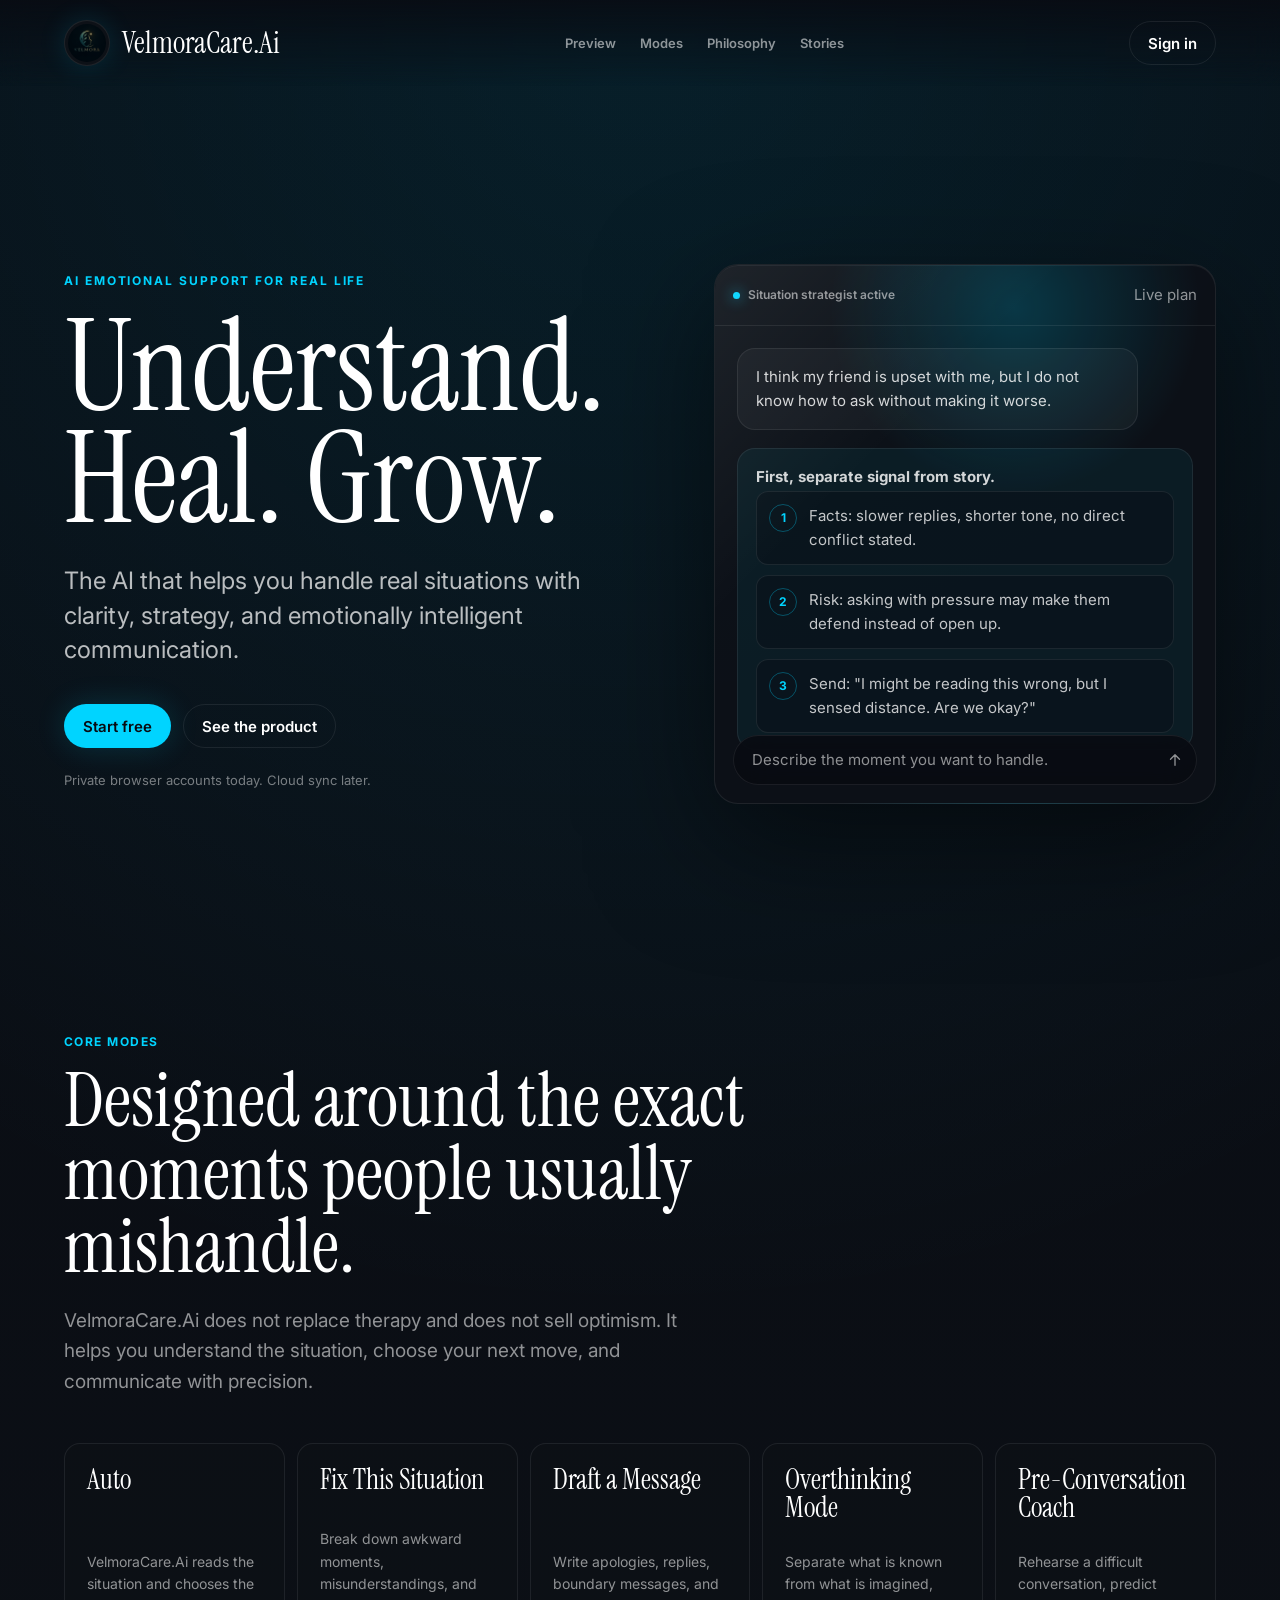
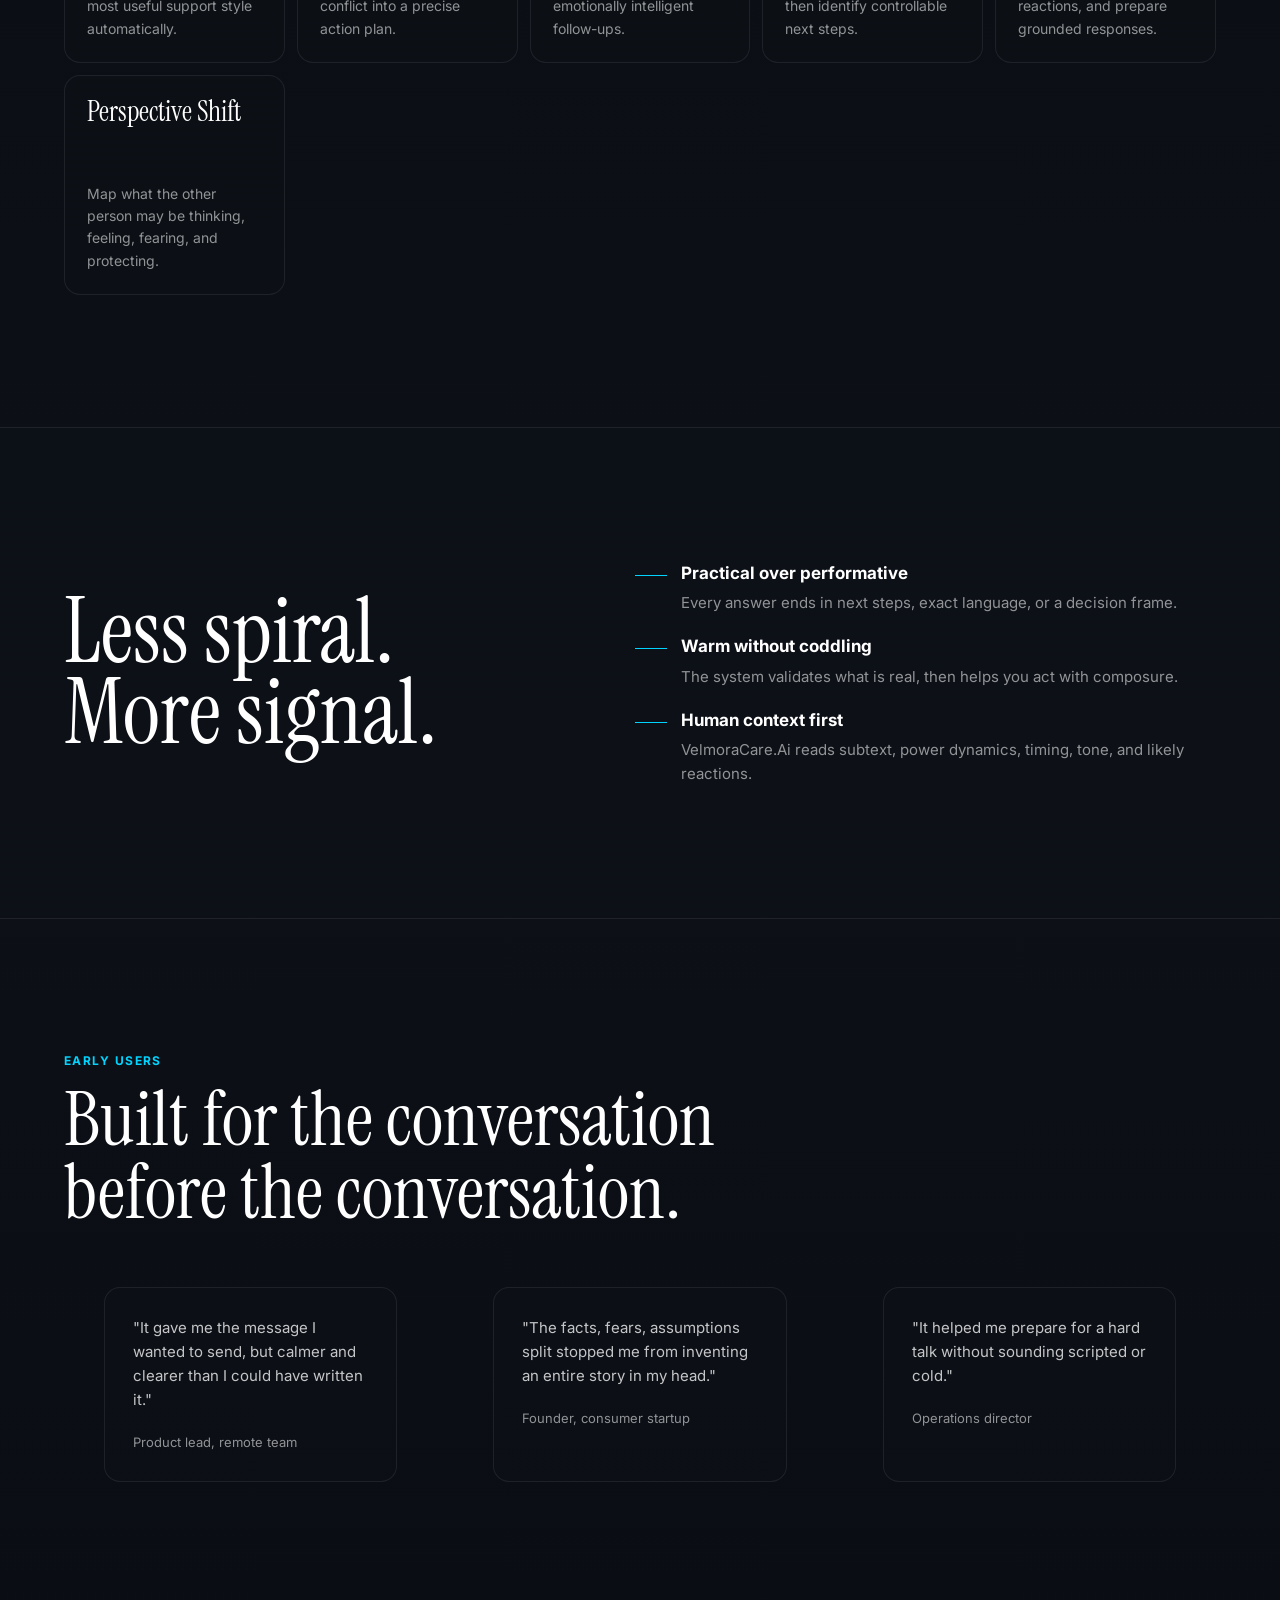
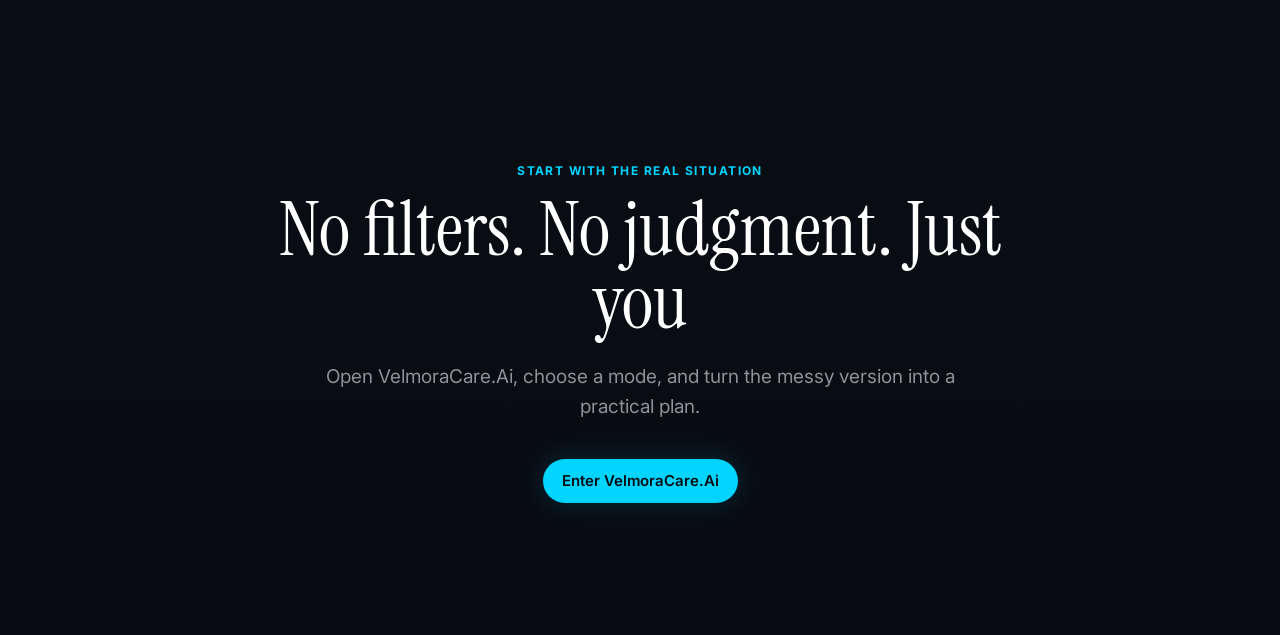
<file: index.html>
<!doctype html>
<html lang="en">
  <head>
    <meta charset="utf-8">
    <meta name="viewport" content="width=device-width, initial-scale=1">
    <meta http-equiv="refresh" content="0; url=./mindful/">
    <title>VelmoraCare.Ai</title>
    <script>window.location.replace("./mindful/");</script>
  </head>
  <body>
    <a href="./mindful/">Open VelmoraCare.Ai</a>
  </body>
</html>
</file>
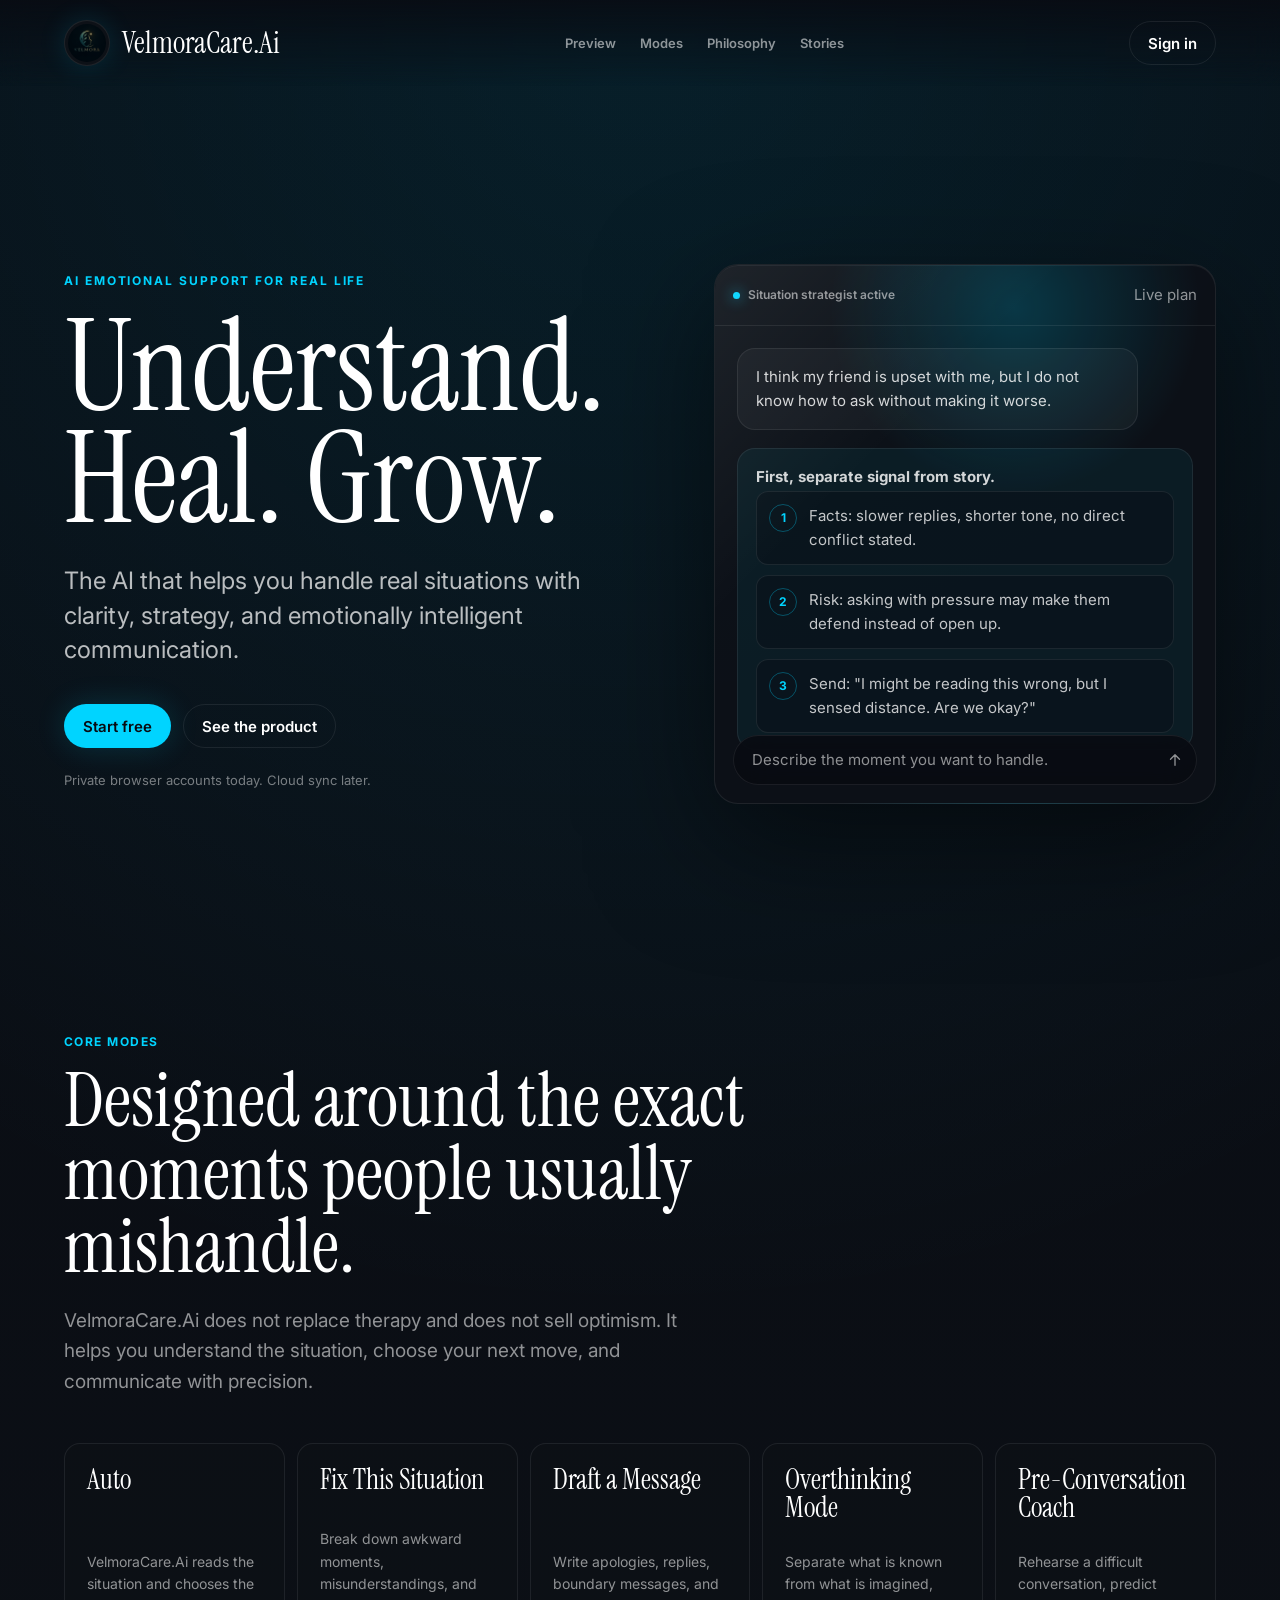
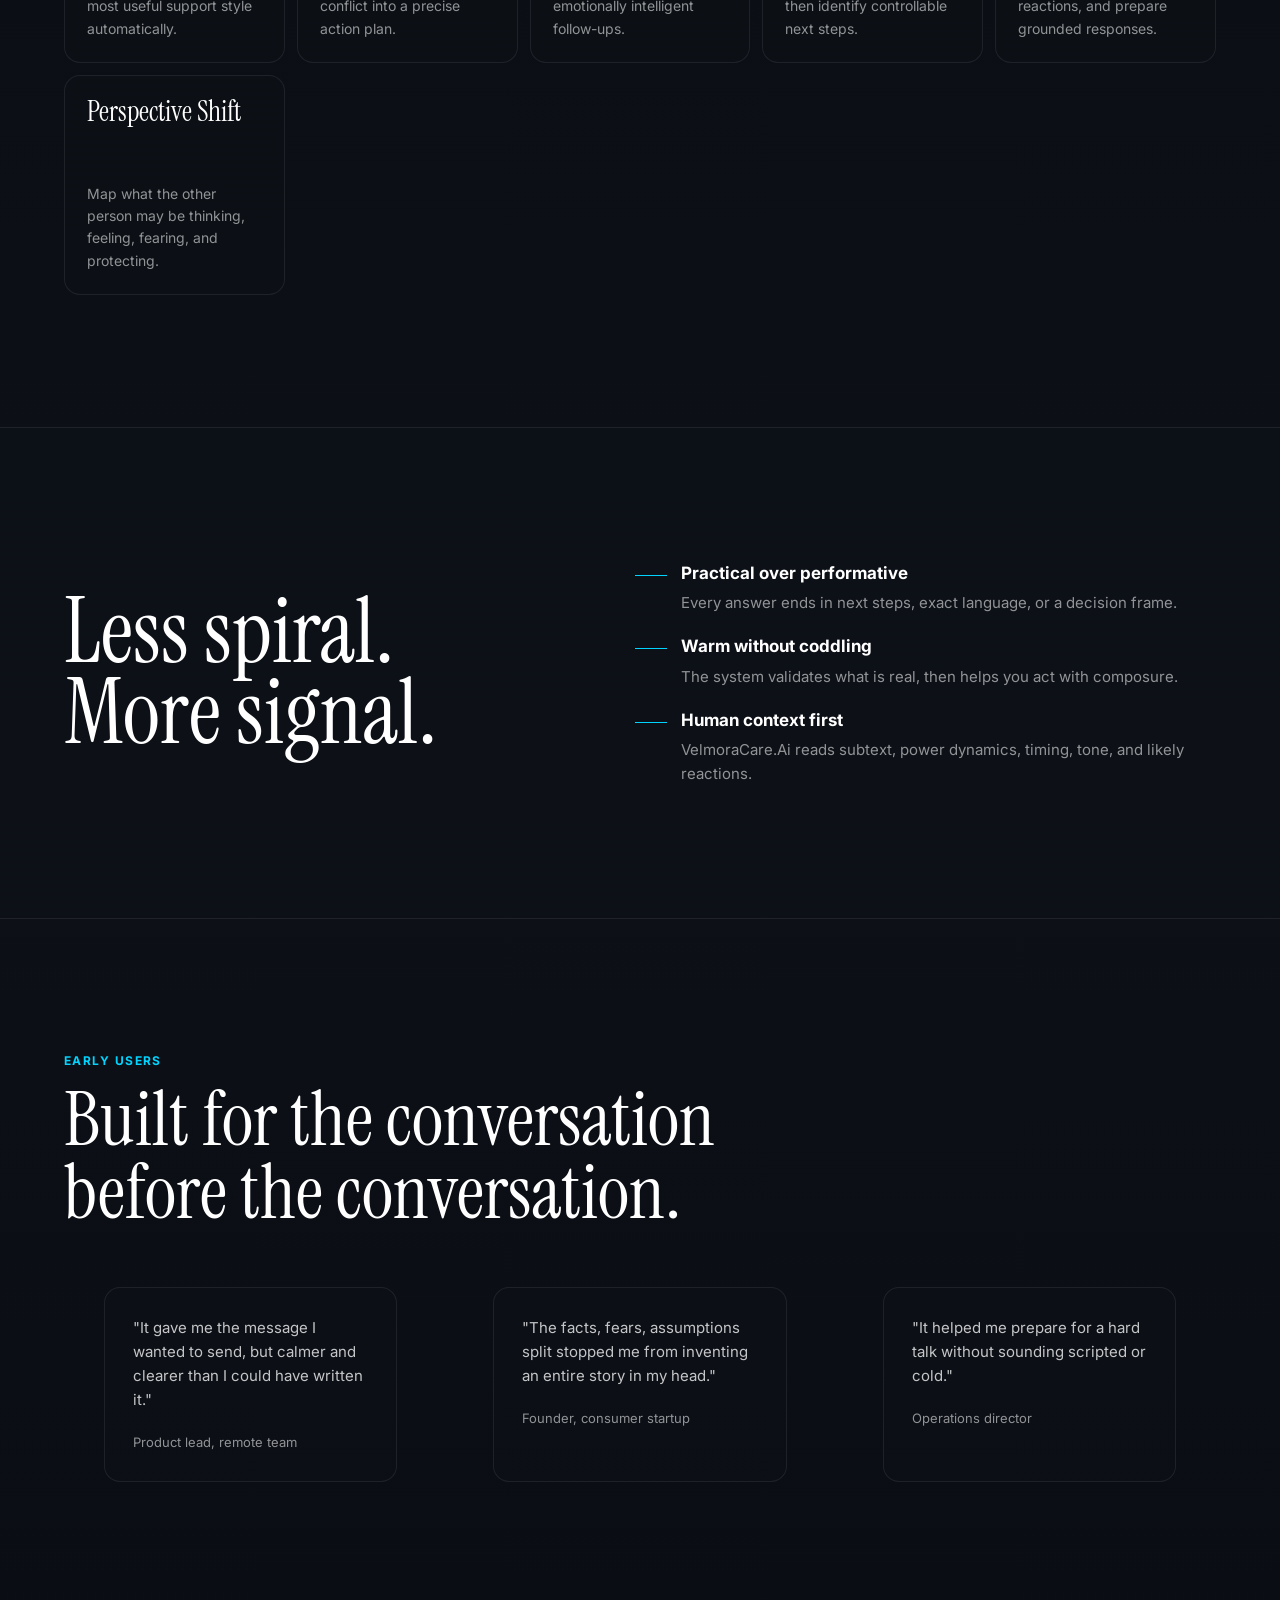
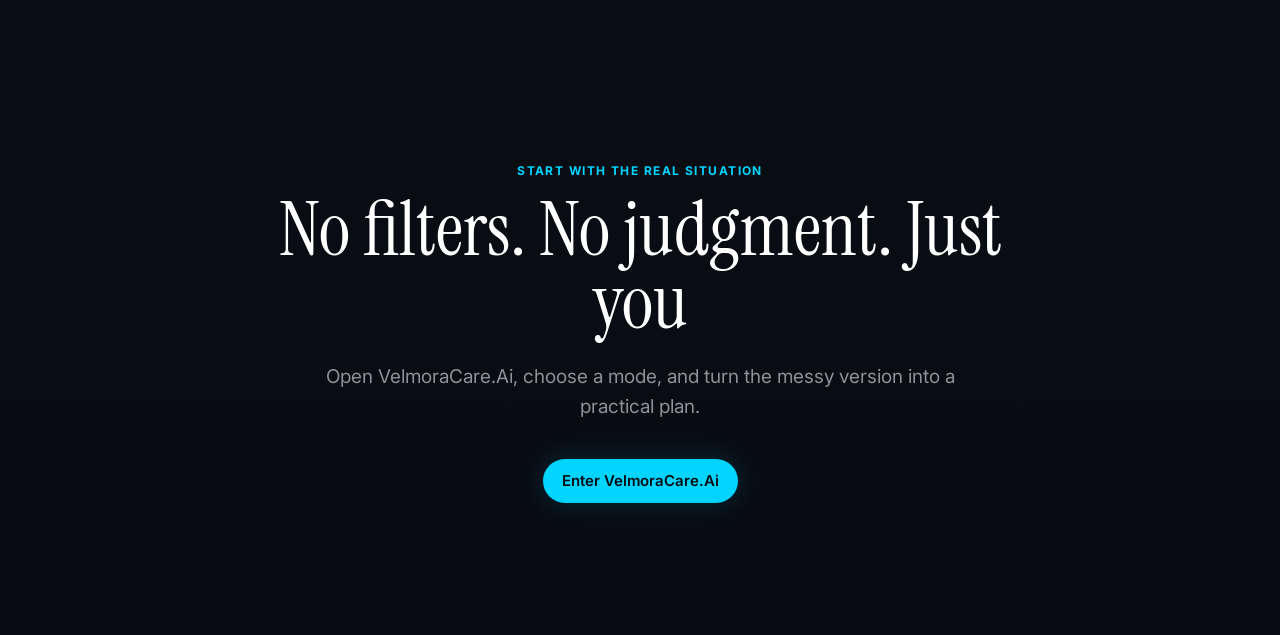
<file: mindful/index.html>
<!doctype html>
<html lang="en">
  <head>
    <meta charset="utf-8">
    <meta name="viewport" content="width=device-width, initial-scale=1">
    <meta name="description" content="VelmoraCare.Ai helps you handle real situations with clarity, strategy, and emotionally intelligent communication.">
    <title>VelmoraCare.Ai</title>
    <link rel="preconnect" href="https://fonts.googleapis.com">
    <link rel="preconnect" href="https://fonts.gstatic.com" crossorigin>
    <link href="https://fonts.googleapis.com/css2?family=Instrument+Serif:ital@0;1&family=Inter:wght@400;450;500;600;700&display=swap" rel="stylesheet">
    <link rel="stylesheet" href="./css/variables.css">
    <link rel="stylesheet" href="./css/global.css">
    <link rel="stylesheet" href="./css/layout.css">
    <link rel="stylesheet" href="./css/landing.css">
    <link rel="stylesheet" href="./css/auth.css">
    <link rel="stylesheet" href="./css/dashboard.css">
    <link rel="stylesheet" href="./css/chat.css">
    <link rel="stylesheet" href="./css/animations.css">
    <link rel="stylesheet" href="./css/responsive.css">
  </head>
  <body>
    <canvas id="ambient-canvas" aria-hidden="true"></canvas>
    <div class="grain" aria-hidden="true"></div>
    <div id="toast-root" class="toast-root" aria-live="polite" aria-atomic="true"></div>
    <div id="modal-root"></div>
    <main id="app" class="app-shell"></main>
    <script type="module" src="./js/app.js"></script>
  </body>
</html>
</file>
<file: mindful/css/variables.css>
:root {
  --color-bg: #080B12;
  --color-bg-secondary: #0D1117;
  --color-bg-tertiary: #111827;
  --color-panel: #131C28;
  --color-accent: #00D4FF;
  --color-text: #FFFFFF;
  --color-muted: rgba(255,255,255,0.55);
  --color-border: rgba(255,255,255,0.08);
  --color-border-strong: rgba(255,255,255,0.14);
  --color-shadow: rgba(0,0,0,0.48);
  --font-heading: "Instrument Serif", Georgia, serif;
  --font-body: "Inter", "DM Sans", Arial, sans-serif;
  --radius-xs: 8px;
  --radius-sm: 12px;
  --radius-md: 16px;
  --radius-lg: 24px;
  --space-1: 4px;
  --space-2: 8px;
  --space-3: 12px;
  --space-4: 16px;
  --space-5: 20px;
  --space-6: 24px;
  --space-8: 32px;
  --space-10: 40px;
  --space-12: 48px;
  --space-16: 64px;
  --space-20: 80px;
  --ease: cubic-bezier(0.22, 1, 0.36, 1);
}
</file>
<file: mindful/css/global.css>
* {
  box-sizing: border-box;
}

html {
  min-height: 100%;
  background: var(--color-bg);
  color: var(--color-text);
  scroll-behavior: smooth;
}

body {
  min-height: 100%;
  margin: 0;
  overflow-x: hidden;
  background:
    radial-gradient(circle at 50% 0%, rgba(0,212,255,0.10), transparent 34%),
    linear-gradient(180deg, #080B12 0%, #0D1117 62%, #080B12 100%);
  color: var(--color-text);
  font-family: var(--font-body);
  font-size: 15px;
  line-height: 1.6;
  letter-spacing: 0;
}

button,
input,
textarea {
  font: inherit;
}

button {
  border: 0;
  cursor: pointer;
}

a {
  color: inherit;
  text-decoration: none;
}

::selection {
  background: rgba(0,212,255,0.25);
  color: var(--color-text);
}

* {
  scrollbar-width: thin;
  scrollbar-color: rgba(0,212,255,0.38) rgba(255,255,255,0.04);
}

*::-webkit-scrollbar {
  width: 10px;
  height: 10px;
}

*::-webkit-scrollbar-track {
  background: rgba(255,255,255,0.03);
  border-radius: 999px;
}

*::-webkit-scrollbar-thumb {
  border: 2px solid rgba(8,11,18,0.96);
  border-radius: 999px;
  background: linear-gradient(180deg, rgba(0,212,255,0.55), rgba(0,212,255,0.22));
}

*::-webkit-scrollbar-thumb:hover {
  background: linear-gradient(180deg, rgba(0,212,255,0.72), rgba(0,212,255,0.34));
}

*::-webkit-scrollbar-corner {
  background: transparent;
}

#ambient-canvas {
  position: fixed;
  inset: 0;
  z-index: -3;
  width: 100%;
  height: 100%;
  background: var(--color-bg);
}

.grain {
  position: fixed;
  inset: 0;
  z-index: -2;
  pointer-events: none;
  opacity: 0.18;
  background-image:
    radial-gradient(circle at 20% 30%, rgba(255,255,255,0.11) 0 1px, transparent 1px),
    radial-gradient(circle at 70% 60%, rgba(255,255,255,0.08) 0 1px, transparent 1px);
  background-size: 3px 3px, 5px 5px;
  mix-blend-mode: screen;
}

.sr-only {
  position: absolute;
  width: 1px;
  height: 1px;
  padding: 0;
  margin: -1px;
  overflow: hidden;
  clip: rect(0, 0, 0, 0);
  white-space: nowrap;
  border: 0;
}

.icon {
  width: 18px;
  height: 18px;
  flex: 0 0 auto;
}

.brand-mark {
  width: 46px;
  height: 46px;
  border: 1px solid var(--color-border);
  border-radius: 50%;
  background: #0D1117;
  object-fit: cover;
  padding: 3px;
  box-shadow: 0 0 28px rgba(0,212,255,0.14);
}

.brand-word {
  font-family: var(--font-heading);
  font-size: 30px;
  line-height: 1;
}

.button {
  display: inline-flex;
  min-height: 44px;
  align-items: center;
  justify-content: center;
  gap: 10px;
  padding: 0 18px;
  border: 1px solid var(--color-border);
  border-radius: 999px;
  background: rgba(255,255,255,0.04);
  color: var(--color-text);
  font-weight: 600;
  line-height: 1;
  transition: transform 240ms var(--ease), border-color 240ms var(--ease), background 240ms var(--ease), box-shadow 240ms var(--ease);
}

.button:hover {
  transform: translateY(-1px);
  border-color: rgba(0,212,255,0.32);
  background: rgba(0,212,255,0.08);
  box-shadow: 0 18px 38px rgba(0,0,0,0.22);
}

.button:focus-visible,
.icon-button:focus-visible,
input:focus-visible,
textarea:focus-visible {
  outline: 2px solid rgba(0,212,255,0.7);
  outline-offset: 3px;
}

.button-primary {
  border-color: rgba(0,212,255,0.55);
  background: var(--color-accent);
  color: #080B12;
  box-shadow: 0 0 30px rgba(0,212,255,0.16);
}

.button-primary:hover {
  background: var(--color-accent);
  color: #080B12;
}

.button-ghost {
  background: transparent;
}

.icon-button {
  display: inline-grid;
  width: 40px;
  height: 40px;
  place-items: center;
  border: 1px solid var(--color-border);
  border-radius: 50%;
  background: rgba(255,255,255,0.03);
  color: var(--color-text);
  transition: transform 220ms var(--ease), border-color 220ms var(--ease), background 220ms var(--ease);
}

.icon-button:hover {
  transform: translateY(-1px);
  border-color: rgba(0,212,255,0.3);
  background: rgba(0,212,255,0.08);
}

.muted {
  color: var(--color-muted);
}

.divider {
  height: 1px;
  background: var(--color-border);
}
</file>
<file: mindful/css/layout.css>
.app-shell {
  position: relative;
  z-index: 1;
  min-height: 100vh;
}

.site-header {
  position: fixed;
  top: 0;
  left: 0;
  right: 0;
  z-index: 30;
  display: flex;
  align-items: center;
  justify-content: space-between;
  padding: 20px clamp(20px, 5vw, 72px);
  background: linear-gradient(180deg, rgba(8,11,18,0.86), rgba(8,11,18,0));
  backdrop-filter: blur(16px);
}

.site-brand {
  display: inline-flex;
  align-items: center;
  gap: 12px;
}

.site-nav {
  display: flex;
  align-items: center;
  gap: 24px;
  color: var(--color-muted);
  font-size: 13px;
  font-weight: 600;
}

.site-nav a {
  transition: color 180ms var(--ease);
}

.site-nav a:hover {
  color: var(--color-text);
}

.page {
  min-height: 100vh;
}

.section {
  padding: clamp(72px, 11vw, 132px) clamp(20px, 5vw, 72px);
}

.section-inner {
  width: min(1180px, 100%);
  margin: 0 auto;
}

.section-kicker {
  margin: 0 0 14px;
  color: var(--color-accent);
  font-size: 12px;
  font-weight: 700;
  letter-spacing: 0.12em;
  text-transform: uppercase;
}

.section-title {
  max-width: 780px;
  margin: 0;
  font-family: var(--font-heading);
  font-size: clamp(42px, 6vw, 76px);
  font-weight: 400;
  line-height: 0.96;
}

.section-copy {
  max-width: 650px;
  margin: 22px 0 0;
  color: var(--color-muted);
  font-size: clamp(16px, 1.8vw, 19px);
}

.dashboard-shell {
  display: grid;
  min-height: 100vh;
  grid-template-columns: 288px minmax(0, 1fr);
  transition: grid-template-columns 260ms var(--ease);
}

.dashboard-shell.sidebar-collapsed {
  grid-template-columns: 76px minmax(0, 1fr);
}

.sidebar {
  position: sticky;
  top: 0;
  display: flex;
  width: 100%;
  height: 100vh;
  flex-direction: column;
  gap: 22px;
  padding: 22px;
  border-right: 1px solid var(--color-border);
  background: rgba(8,11,18,0.82);
  backdrop-filter: blur(28px);
  overflow: hidden;
  transition: width 260ms var(--ease), transform 260ms var(--ease), padding 260ms var(--ease);
}

.sidebar-head {
  display: flex;
  align-items: center;
  justify-content: space-between;
  gap: 10px;
}

.sidebar-head-actions {
  display: flex;
  align-items: center;
  gap: 8px;
}

.sidebar-brand {
  display: flex;
  align-items: center;
  gap: 12px;
}

.sidebar-section {
  display: grid;
  gap: 10px;
}

.sidebar-label {
  color: rgba(255,255,255,0.38);
  font-size: 11px;
  font-weight: 700;
  letter-spacing: 0.12em;
  text-transform: uppercase;
}

.sidebar-scroll {
  display: grid;
  min-height: 0;
  flex: 1;
  align-content: start;
  gap: 22px;
  overflow-y: auto;
  padding-right: 4px;
}

.content {
  min-width: 0;
}

.mobile-topbar {
  display: none;
}

.mobile-bottom-nav {
  display: none;
}
</file>
<file: mindful/css/landing.css>
.landing-page {
  overflow: hidden;
}

.hero {
  display: grid;
  min-height: 100vh;
  align-items: end;
  padding: 116px clamp(20px, 5vw, 72px) clamp(56px, 8vw, 96px);
}

.hero-inner {
  display: grid;
  width: min(1180px, 100%);
  margin: 0 auto;
  grid-template-columns: minmax(0, 1.05fr) minmax(320px, 0.95fr);
  gap: clamp(40px, 8vw, 96px);
  align-items: end;
}

.hero-copy {
  max-width: 760px;
}

.hero-eyebrow {
  margin: 0 0 20px;
  color: var(--color-accent);
  font-size: 12px;
  font-weight: 700;
  letter-spacing: 0.16em;
  text-transform: uppercase;
}

.hero h1 {
  margin: 0;
  font-family: var(--font-heading);
  font-size: clamp(64px, 10vw, 142px);
  font-weight: 400;
  line-height: 0.88;
}

.hero-subheadline {
  max-width: 630px;
  margin: 28px 0 0;
  color: rgba(255,255,255,0.72);
  font-size: clamp(18px, 2.2vw, 24px);
  line-height: 1.45;
}

.hero-actions {
  display: flex;
  flex-wrap: wrap;
  gap: 12px;
  margin-top: 36px;
}

.hero-note {
  margin-top: 22px;
  color: rgba(255,255,255,0.45);
  font-size: 13px;
}

.preview-device {
  position: relative;
  min-height: 540px;
  border: 1px solid var(--color-border);
  border-radius: var(--radius-lg);
  background:
    radial-gradient(circle at 60% 8%, rgba(0,212,255,0.20), transparent 32%),
    rgba(13,17,23,0.88);
  box-shadow: 0 36px 120px rgba(0,0,0,0.5), inset 0 1px 0 rgba(255,255,255,0.06);
  overflow: hidden;
}

.preview-device::before {
  position: absolute;
  inset: 0;
  border-radius: inherit;
  background: linear-gradient(135deg, rgba(255,255,255,0.08), transparent 34%);
  content: "";
  pointer-events: none;
}

.preview-head {
  display: flex;
  align-items: center;
  justify-content: space-between;
  padding: 18px;
  border-bottom: 1px solid var(--color-border);
}

.preview-status {
  display: inline-flex;
  align-items: center;
  gap: 8px;
  color: var(--color-muted);
  font-size: 12px;
  font-weight: 600;
}

.preview-status::before {
  width: 7px;
  height: 7px;
  border-radius: 50%;
  background: var(--color-accent);
  box-shadow: 0 0 14px rgba(0,212,255,0.8);
  content: "";
}

.preview-body {
  display: grid;
  gap: 18px;
  padding: 22px;
}

.preview-bubble {
  max-width: 88%;
  padding: 16px 18px;
  border: 1px solid var(--color-border);
  border-radius: 18px;
  background: rgba(255,255,255,0.04);
  color: rgba(255,255,255,0.82);
}

.preview-bubble.ai {
  max-width: 100%;
  background: rgba(0,212,255,0.06);
}

.preview-plan {
  display: grid;
  gap: 10px;
  margin-top: 2px;
}

.preview-step {
  display: grid;
  grid-template-columns: 28px minmax(0, 1fr);
  gap: 12px;
  align-items: start;
  padding: 12px;
  border: 1px solid var(--color-border);
  border-radius: var(--radius-sm);
  background: rgba(8,11,18,0.36);
}

.preview-step span {
  display: grid;
  width: 28px;
  height: 28px;
  place-items: center;
  border: 1px solid rgba(0,212,255,0.32);
  border-radius: 50%;
  color: var(--color-accent);
  font-size: 12px;
  font-weight: 700;
}

.preview-step p {
  margin: 0;
  color: rgba(255,255,255,0.76);
}

.preview-composer {
  position: absolute;
  left: 18px;
  right: 18px;
  bottom: 18px;
  display: flex;
  align-items: center;
  justify-content: space-between;
  gap: 12px;
  padding: 12px 12px 12px 18px;
  border: 1px solid var(--color-border);
  border-radius: 999px;
  background: rgba(8,11,18,0.88);
  color: var(--color-muted);
  backdrop-filter: blur(18px);
}

.feature-grid {
  display: grid;
  grid-template-columns: repeat(5, minmax(0, 1fr));
  gap: 12px;
  margin-top: 46px;
}

.feature-card {
  display: grid;
  min-height: 220px;
  align-content: space-between;
  gap: 28px;
  padding: 22px;
  border: 1px solid var(--color-border);
  border-radius: var(--radius-md);
  background: rgba(13,17,23,0.72);
  transition: transform 260ms var(--ease), border-color 260ms var(--ease), background 260ms var(--ease);
}

.feature-card:hover {
  transform: translateY(-3px);
  border-color: rgba(0,212,255,0.28);
  background: rgba(17,24,39,0.78);
}

.feature-card h3 {
  margin: 0;
  font-family: var(--font-heading);
  font-size: 28px;
  font-weight: 400;
  line-height: 1;
}

.feature-card p {
  margin: 0;
  color: var(--color-muted);
  font-size: 14px;
}

.philosophy-band {
  border-block: 1px solid var(--color-border);
  background: rgba(13,17,23,0.48);
}

.philosophy-layout {
  display: grid;
  grid-template-columns: minmax(0, 0.9fr) minmax(0, 1.1fr);
  gap: clamp(32px, 8vw, 96px);
  align-items: center;
}

.philosophy-statement {
  margin: 0;
  font-family: var(--font-heading);
  font-size: clamp(50px, 7vw, 96px);
  font-weight: 400;
  line-height: 0.9;
}

.philosophy-list {
  display: grid;
  gap: 18px;
}

.philosophy-item {
  display: grid;
  grid-template-columns: 32px minmax(0, 1fr);
  gap: 14px;
  align-items: start;
}

.philosophy-item::before {
  width: 32px;
  height: 1px;
  margin-top: 15px;
  background: var(--color-accent);
  content: "";
}

.philosophy-item h3 {
  margin: 0 0 4px;
  font-size: 17px;
}

.philosophy-item p {
  margin: 0;
  color: var(--color-muted);
}

.testimonial-grid {
  display: grid;
  grid-template-columns: repeat(3, minmax(0, 1fr));
  gap: 16px;
  margin-top: 42px;
}

.testimonial {
  padding: 28px;
  border: 1px solid var(--color-border);
  border-radius: var(--radius-md);
  background: rgba(13,17,23,0.62);
}

.testimonial p {
  margin: 0;
  color: rgba(255,255,255,0.76);
}

.testimonial cite {
  display: block;
  margin-top: 20px;
  color: var(--color-muted);
  font-style: normal;
  font-size: 13px;
}

.cta-section {
  min-height: 56vh;
  display: grid;
  place-items: center;
  text-align: center;
}

.cta-section .section-title,
.cta-section .section-copy {
  margin-inline: auto;
}
</file>
<file: mindful/css/auth.css>
.auth-page {
  display: grid;
  min-height: 100vh;
  grid-template-columns: minmax(0, 1fr) minmax(380px, 480px);
}

.auth-story {
  display: flex;
  min-height: 100vh;
  flex-direction: column;
  justify-content: space-between;
  padding: clamp(32px, 6vw, 72px);
}

.auth-story h1 {
  max-width: 760px;
  margin: auto 0 0;
  font-family: var(--font-heading);
  font-size: clamp(58px, 9vw, 128px);
  font-weight: 400;
  line-height: 0.9;
}

.auth-story p {
  max-width: 560px;
  margin: 28px 0 0;
  color: rgba(255,255,255,0.68);
  font-size: 20px;
}

.auth-panel-wrap {
  display: grid;
  min-height: 100vh;
  place-items: center;
  padding: 28px;
  border-left: 1px solid var(--color-border);
  background: rgba(8,11,18,0.72);
  backdrop-filter: blur(24px);
}

.auth-panel {
  width: min(100%, 390px);
}

.auth-panel h2 {
  margin: 0;
  font-family: var(--font-heading);
  font-size: 42px;
  font-weight: 400;
}

.auth-panel > p {
  margin: 8px 0 28px;
  color: var(--color-muted);
}

.auth-form {
  display: grid;
  gap: 16px;
}

.field {
  display: grid;
  gap: 8px;
}

.field label {
  color: rgba(255,255,255,0.62);
  font-size: 13px;
  font-weight: 600;
}

.field input,
.field textarea {
  width: 100%;
  border: 1px solid var(--color-border);
  border-radius: var(--radius-sm);
  background: rgba(255,255,255,0.04);
  color: var(--color-text);
  transition: border-color 180ms var(--ease), background 180ms var(--ease);
}

.field input {
  height: 48px;
  padding: 0 14px;
}

.field textarea {
  min-height: 130px;
  padding: 14px;
  resize: vertical;
}

.field input:focus,
.field textarea:focus {
  border-color: rgba(0,212,255,0.44);
  background: rgba(0,212,255,0.04);
}

.auth-form .button {
  width: 100%;
  margin-top: 4px;
}

.auth-alt {
  display: grid;
  gap: 14px;
  margin-top: 18px;
}

.check-row {
  display: inline-flex;
  align-items: center;
  gap: 10px;
  color: rgba(255,255,255,0.68);
  font-size: 13px;
  font-weight: 600;
}

.check-row input {
  width: 16px;
  height: 16px;
  accent-color: var(--color-accent);
}

.auth-note {
  margin-top: 20px;
  padding: 14px;
  border: 1px solid var(--color-border);
  border-radius: var(--radius-sm);
  color: var(--color-muted);
  font-size: 13px;
}

.auth-switch {
  margin: 18px 0 0;
  color: var(--color-muted);
  font-size: 13px;
  text-align: center;
}

.auth-switch button {
  padding: 0;
  background: transparent;
  color: var(--color-accent);
  font-weight: 700;
}
</file>
<file: mindful/css/dashboard.css>
.mode-list {
  display: grid;
  gap: 8px;
}

.mode-button,
.history-button,
.profile-button {
  display: flex;
  width: 100%;
  align-items: center;
  gap: 12px;
  padding: 11px 12px;
  border: 1px solid transparent;
  border-radius: var(--radius-sm);
  background: transparent;
  color: rgba(255,255,255,0.7);
  text-align: left;
  transition: background 180ms var(--ease), border-color 180ms var(--ease), color 180ms var(--ease);
}

.mode-button:hover,
.history-button:hover,
.profile-button:hover,
.mode-button.active {
  border-color: var(--color-border);
  background: rgba(255,255,255,0.04);
  color: var(--color-text);
}

.mode-icon {
  display: grid;
  width: 30px;
  height: 30px;
  place-items: center;
  border: 1px solid var(--color-border);
  border-radius: 50%;
  color: var(--color-accent);
}

.mode-text {
  display: grid;
  min-width: 0;
  gap: 2px;
}

.mode-text strong,
.history-button strong {
  overflow: hidden;
  text-overflow: ellipsis;
  white-space: nowrap;
  font-size: 13px;
  font-weight: 650;
}

.mode-text span,
.history-button span {
  overflow: hidden;
  color: rgba(255,255,255,0.42);
  font-size: 12px;
  text-overflow: ellipsis;
  white-space: nowrap;
}

.history-list {
  display: grid;
  gap: 6px;
}

.history-button {
  display: grid;
  gap: 2px;
}

.sidebar-foot {
  display: grid;
  gap: 10px;
}

.sidebar.collapsed {
  gap: 18px;
  padding: 18px 12px;
}

.sidebar.collapsed .brand-word,
.sidebar.collapsed .sidebar-label,
.sidebar.collapsed .history-list {
  display: none;
}

.sidebar.collapsed .sidebar-head {
  flex-direction: column;
  justify-content: flex-start;
}

.sidebar.collapsed .sidebar-head-actions {
  width: 100%;
  justify-content: center;
}

.sidebar.collapsed .sidebar-scroll {
  visibility: hidden;
  overflow: hidden;
  padding: 0;
}

.sidebar.collapsed .sidebar-brand {
  width: 44px;
  height: 44px;
  justify-content: center;
}

.sidebar.collapsed .desktop-collapse {
  width: 44px;
  height: 44px;
  transform: rotate(180deg);
  border-color: rgba(0,212,255,0.28);
  background: rgba(0,212,255,0.08);
}

.sidebar.collapsed .sidebar-foot {
  align-items: center;
  gap: 12px;
}

.sidebar.collapsed .profile-button {
  width: 44px;
  height: 44px;
  justify-content: center;
  padding: 0;
  border-color: var(--color-border);
  background: rgba(255,255,255,0.03);
}

.sidebar.collapsed .profile-button:hover {
  border-color: rgba(0,212,255,0.28);
  background: rgba(0,212,255,0.08);
}

.sidebar.collapsed .profile-name {
  justify-content: center;
  gap: 0;
}

.sidebar.collapsed .profile-name span:not(.avatar) {
  display: none;
}

.sidebar.collapsed #logout-button {
  display: none;
}

.mobile-close {
  display: none;
}

.profile-button {
  justify-content: space-between;
}

.profile-name {
  display: flex;
  min-width: 0;
  align-items: center;
  gap: 10px;
}

.avatar {
  display: grid;
  width: 32px;
  height: 32px;
  place-items: center;
  border: 1px solid rgba(0,212,255,0.32);
  border-radius: 50%;
  background: rgba(0,212,255,0.08);
  color: var(--color-accent);
  font-size: 12px;
  font-weight: 800;
}

.workspace {
  display: grid;
  min-height: 100vh;
  grid-template-rows: auto minmax(0, 1fr);
}

.workspace-header {
  position: sticky;
  top: 0;
  z-index: 12;
  display: flex;
  align-items: center;
  justify-content: space-between;
  gap: 20px;
  padding: 22px clamp(22px, 4vw, 54px);
  border-bottom: 1px solid var(--color-border);
  background: rgba(8,11,18,0.74);
  backdrop-filter: blur(24px);
}

.workspace-title {
  display: grid;
  gap: 3px;
}

.workspace-title h1 {
  margin: 0;
  font-family: var(--font-heading);
  font-size: 34px;
  font-weight: 400;
  line-height: 1;
}

.workspace-title p {
  margin: 0;
  color: var(--color-muted);
  font-size: 13px;
}

.workspace-actions {
  display: flex;
  align-items: center;
  gap: 10px;
}

.settings-grid {
  display: grid;
  gap: 16px;
}

.setting-row {
  display: flex;
  align-items: center;
  justify-content: space-between;
  gap: 18px;
  padding: 14px 0;
  border-bottom: 1px solid var(--color-border);
}

.setting-row strong {
  display: block;
  margin-bottom: 2px;
}

.setting-row span {
  color: var(--color-muted);
  font-size: 13px;
}

.custom-select {
  position: relative;
  min-width: 180px;
}

.custom-select-trigger {
  display: flex;
  width: 100%;
  min-height: 42px;
  align-items: center;
  justify-content: space-between;
  gap: 12px;
  border: 1px solid var(--color-border);
  border-radius: 999px;
  background:
    radial-gradient(circle at 20% 0%, rgba(0,212,255,0.10), transparent 42%),
    rgba(13,17,23,0.92);
  color: var(--color-text);
  padding: 0 13px 0 16px;
  font-size: 13px;
  font-weight: 700;
  box-shadow: inset 0 1px 0 rgba(255,255,255,0.04);
  transition: border-color 180ms var(--ease), background 180ms var(--ease), box-shadow 180ms var(--ease), transform 180ms var(--ease);
}

.custom-select-trigger:hover,
.custom-select.open .custom-select-trigger {
  border-color: rgba(0,212,255,0.34);
  background:
    radial-gradient(circle at 20% 0%, rgba(0,212,255,0.16), transparent 42%),
    rgba(13,17,23,0.96);
  box-shadow: 0 12px 28px rgba(0,0,0,0.22), inset 0 1px 0 rgba(255,255,255,0.06);
}

.custom-select-caret {
  display: grid;
  width: 22px;
  height: 22px;
  place-items: center;
  color: var(--color-muted);
  transition: transform 180ms var(--ease), color 180ms var(--ease);
}

.custom-select.open .custom-select-caret {
  color: var(--color-accent);
  transform: rotate(180deg);
}

.custom-select-menu {
  position: absolute;
  left: 0;
  right: 0;
  bottom: calc(100% + 10px);
  z-index: 90;
  display: grid;
  gap: 4px;
  min-width: 240px;
  padding: 8px;
  border: 1px solid var(--color-border);
  border-radius: var(--radius-md);
  background: rgba(13,17,23,0.98);
  box-shadow: 0 24px 70px rgba(0,0,0,0.48), inset 0 1px 0 rgba(255,255,255,0.04);
  opacity: 0;
  pointer-events: none;
  transform: translateY(8px) scale(0.98);
  transform-origin: bottom;
  transition: opacity 180ms var(--ease), transform 180ms var(--ease);
  scrollbar-width: thin;
  scrollbar-color: rgba(0,212,255,0.46) rgba(255,255,255,0.04);
}

.custom-select-menu::-webkit-scrollbar {
  width: 8px;
}

.custom-select-menu::-webkit-scrollbar-track {
  margin: 8px 0;
  background: rgba(255,255,255,0.03);
  border-radius: 999px;
}

.custom-select-menu::-webkit-scrollbar-thumb {
  border: 2px solid rgba(13,17,23,0.98);
  border-radius: 999px;
  background: rgba(0,212,255,0.46);
}

.custom-select.open .custom-select-menu {
  opacity: 1;
  pointer-events: auto;
  transform: translateY(0) scale(1);
}

.custom-select-option {
  display: grid;
  gap: 2px;
  width: 100%;
  padding: 10px 12px;
  border: 1px solid transparent;
  border-radius: var(--radius-sm);
  background: transparent;
  color: rgba(255,255,255,0.72);
  text-align: left;
  transition: background 160ms var(--ease), border-color 160ms var(--ease), color 160ms var(--ease);
}

.custom-select-option:hover,
.custom-select-option.active {
  border-color: var(--color-border);
  background: rgba(0,212,255,0.07);
  color: var(--color-text);
}

.custom-select-option small {
  color: rgba(255,255,255,0.42);
  font-size: 12px;
}

.tone-picker .custom-select-menu {
  top: calc(100% + 10px);
  bottom: auto;
  transform-origin: top;
}
</file>
<file: mindful/css/chat.css>
.chat-layout {
  display: grid;
  min-height: 0;
  grid-template-rows: minmax(0, 1fr) auto;
}

.chat-empty,
.message-stream {
  width: min(860px, 100%);
  margin: 0 auto;
}

.chat-empty {
  display: grid;
  min-height: calc(100vh - 190px);
  align-content: center;
  padding: clamp(28px, 5vw, 64px);
}

.chat-empty h2 {
  max-width: 760px;
  margin: 0;
  font-family: var(--font-heading);
  font-size: clamp(48px, 6vw, 82px);
  font-weight: 400;
  line-height: 0.96;
}

.chat-empty p {
  max-width: 640px;
  margin: 20px 0 0;
  color: var(--color-muted);
  font-size: 18px;
}

.message-stream {
  display: grid;
  align-content: start;
  gap: 28px;
  min-height: calc(100vh - 190px);
  padding: clamp(28px, 5vw, 58px) clamp(20px, 4vw, 44px);
}

.message {
  display: grid;
  grid-template-columns: 34px minmax(0, 1fr);
  gap: 14px;
  animation: fadeUp 320ms var(--ease) both;
}

.message-avatar {
  display: grid;
  width: 34px;
  height: 34px;
  place-items: center;
  border: 1px solid var(--color-border);
  border-radius: 50%;
  background: rgba(255,255,255,0.04);
  color: var(--color-muted);
  font-size: 11px;
  font-weight: 800;
}

.message.assistant .message-avatar {
  border-color: rgba(0,212,255,0.32);
  background: rgba(0,212,255,0.08);
  color: var(--color-accent);
}

.message-content {
  min-width: 0;
}

.message-meta {
  display: flex;
  align-items: center;
  justify-content: space-between;
  gap: 12px;
  min-height: 34px;
  color: rgba(255,255,255,0.42);
  font-size: 12px;
}

.message-name {
  color: rgba(255,255,255,0.68);
  font-weight: 700;
}

.message-actions {
  display: flex;
  gap: 6px;
  opacity: 0;
  transition: opacity 180ms var(--ease);
}

.message:hover .message-actions {
  opacity: 1;
}

.message-action {
  display: grid;
  width: 30px;
  height: 30px;
  place-items: center;
  border: 1px solid var(--color-border);
  border-radius: 50%;
  background: rgba(255,255,255,0.03);
  color: var(--color-muted);
}

.message-action:hover {
  color: var(--color-text);
  border-color: rgba(0,212,255,0.26);
}

.message-body {
  color: rgba(255,255,255,0.84);
  font-size: 15px;
}

.message-body p {
  margin: 0 0 14px;
}

.message-body p:last-child {
  margin-bottom: 0;
}

.message-body ul,
.message-body ol {
  margin: 10px 0 14px;
  padding-left: 22px;
}

.message-body li {
  margin: 7px 0;
}

.message-body strong {
  color: var(--color-text);
}

.message-body code {
  border: 1px solid var(--color-border);
  border-radius: 6px;
  background: rgba(255,255,255,0.05);
  padding: 2px 5px;
}

.message-body pre {
  overflow-x: auto;
  padding: 14px;
  border: 1px solid var(--color-border);
  border-radius: var(--radius-sm);
  background: #0D1117;
}

.typing-line {
  display: inline-flex;
  align-items: center;
  gap: 8px;
  color: var(--color-muted);
}

.typing-dots {
  display: inline-flex;
  gap: 4px;
}

.typing-dots span {
  width: 5px;
  height: 5px;
  border-radius: 50%;
  background: var(--color-accent);
  animation: pulseDot 1.3s ease-in-out infinite;
}

.typing-dots span:nth-child(2) {
  animation-delay: 140ms;
}

.typing-dots span:nth-child(3) {
  animation-delay: 280ms;
}

.composer-wrap {
  position: sticky;
  bottom: 0;
  z-index: 14;
  padding: 18px clamp(18px, 4vw, 54px) 24px;
  background: linear-gradient(180deg, rgba(8,11,18,0), rgba(8,11,18,0.92) 22%, #080B12 100%);
}

.composer {
  width: min(860px, 100%);
  margin: 0 auto;
  border: 1px solid var(--color-border);
  border-radius: 24px;
  background: rgba(13,17,23,0.92);
  box-shadow: 0 24px 80px rgba(0,0,0,0.38), inset 0 1px 0 rgba(255,255,255,0.04);
  overflow: visible;
}

.composer textarea {
  width: 100%;
  max-height: 210px;
  min-height: 72px;
  padding: 18px 20px 8px;
  border: 0;
  background: transparent;
  color: var(--color-text);
  outline: 0;
  resize: none;
}

.composer textarea::placeholder {
  color: rgba(255,255,255,0.36);
}

.composer-footer {
  display: flex;
  align-items: center;
  justify-content: space-between;
  gap: 12px;
  padding: 8px 10px 10px 18px;
}

.mode-picker {
  flex: 0 0 auto;
  min-width: 190px;
}

.mode-picker .custom-select-trigger {
  min-height: 38px;
}

.mode-picker .custom-select-menu {
  right: auto;
  bottom: calc(100% + 8px);
  min-width: 280px;
  max-height: min(360px, calc(100vh - 190px));
  overflow-y: auto;
  transform: translateY(6px) scale(0.98);
}

.composer-hint {
  flex: 1;
  color: rgba(255,255,255,0.34);
  font-size: 12px;
}

.send-button {
  width: 42px;
  height: 42px;
  border-radius: 50%;
  background: var(--color-accent);
  color: #080B12;
  display: grid;
  place-items: center;
  transition: transform 180ms var(--ease), opacity 180ms var(--ease);
}

.send-button:hover {
  transform: translateY(-1px);
}

.send-button:disabled {
  cursor: not-allowed;
  opacity: 0.42;
}

.toast-root {
  position: fixed;
  right: 22px;
  bottom: 22px;
  z-index: 80;
  display: grid;
  gap: 10px;
}

.toast {
  min-width: 220px;
  padding: 12px 14px;
  border: 1px solid var(--color-border);
  border-radius: var(--radius-sm);
  background: rgba(13,17,23,0.94);
  color: var(--color-text);
  box-shadow: 0 18px 40px rgba(0,0,0,0.32);
  animation: fadeUp 220ms var(--ease) both;
}

.modal-backdrop {
  position: fixed;
  inset: 0;
  z-index: 70;
  display: grid;
  place-items: center;
  padding: 20px;
  background: rgba(0,0,0,0.64);
  backdrop-filter: blur(14px);
}

.modal {
  width: min(520px, 100%);
  border: 1px solid var(--color-border);
  border-radius: var(--radius-lg);
  background: #0D1117;
  box-shadow: 0 42px 120px rgba(0,0,0,0.54);
}

.modal-head,
.modal-body,
.modal-foot {
  padding: 22px;
}

.modal-head {
  display: flex;
  align-items: center;
  justify-content: space-between;
  border-bottom: 1px solid var(--color-border);
}

.modal-head h2 {
  margin: 0;
  font-family: var(--font-heading);
  font-size: 32px;
  font-weight: 400;
}

.modal-foot {
  display: flex;
  justify-content: flex-end;
  gap: 10px;
  border-top: 1px solid var(--color-border);
}
</file>
<file: mindful/css/animations.css>
@keyframes fadeUp {
  from {
    opacity: 0;
    transform: translateY(10px);
  }
  to {
    opacity: 1;
    transform: translateY(0);
  }
}

@keyframes pulseDot {
  0%, 100% {
    opacity: 0.3;
    transform: translateY(0);
  }
  50% {
    opacity: 1;
    transform: translateY(-2px);
  }
}

@keyframes slowGlow {
  0%, 100% {
    box-shadow: 0 0 28px rgba(0,212,255,0.10);
  }
  50% {
    box-shadow: 0 0 46px rgba(0,212,255,0.20);
  }
}

.ambient-glow {
  animation: slowGlow 8s ease-in-out infinite;
}

@media (prefers-reduced-motion: reduce) {
  *,
  *::before,
  *::after {
    scroll-behavior: auto !important;
    animation-duration: 1ms !important;
    animation-iteration-count: 1 !important;
    transition-duration: 1ms !important;
  }
}
</file>
<file: mindful/css/responsive.css>
@media (max-width: 1100px) {
  .hero-inner,
  .philosophy-layout {
    grid-template-columns: 1fr;
  }

  .preview-device {
    min-height: 500px;
  }

  .feature-grid {
    grid-template-columns: repeat(2, minmax(0, 1fr));
  }

  .testimonial-grid {
    grid-template-columns: 1fr;
  }
}

@media (max-width: 820px) {
  .site-header {
    padding: 16px 18px;
  }

  .site-nav {
    display: none;
  }

  .hero {
    align-items: start;
    padding-top: 116px;
  }

  .hero h1 {
    font-size: clamp(58px, 18vw, 86px);
  }

  .feature-grid {
    grid-template-columns: 1fr;
  }

  .auth-page {
    grid-template-columns: 1fr;
  }

  .auth-story {
    min-height: auto;
    padding-bottom: 30px;
  }

  .auth-panel-wrap {
    min-height: auto;
    border-left: 0;
    border-top: 1px solid var(--color-border);
  }

  .dashboard-shell {
    grid-template-columns: 1fr;
    padding-bottom: 72px;
  }

  .dashboard-shell.sidebar-collapsed {
    grid-template-columns: 1fr;
  }

  .sidebar {
    position: fixed;
    inset: 0 auto 0 0;
    z-index: 60;
    width: min(320px, 84vw);
    transform: translateX(-104%);
    transition: transform 260ms var(--ease);
  }

  .sidebar.open {
    transform: translateX(0);
  }

  .sidebar.collapsed {
    padding: 22px;
  }

  .sidebar.collapsed .brand-word,
  .sidebar.collapsed .sidebar-label,
  .sidebar.collapsed .history-list {
    display: block;
  }

  .sidebar.collapsed .sidebar-scroll {
    visibility: visible;
    padding-right: 4px;
  }

  .sidebar.collapsed .sidebar-foot {
    align-items: stretch;
  }

  .sidebar.collapsed .profile-button {
    width: 100%;
    height: auto;
    justify-content: space-between;
    padding: 11px 12px;
    border-color: transparent;
    background: transparent;
  }

  .sidebar.collapsed .profile-name {
    justify-content: flex-start;
    gap: 10px;
  }

  .sidebar.collapsed .profile-name span:not(.avatar) {
    display: inline;
  }

  .sidebar.collapsed #logout-button {
    display: flex;
  }

  .desktop-collapse {
    display: none;
  }

  .mobile-close {
    display: inline-grid;
  }

  .mobile-topbar {
    position: sticky;
    top: 0;
    z-index: 40;
    display: flex;
    align-items: center;
    justify-content: space-between;
    padding: 14px 18px;
    border-bottom: 1px solid var(--color-border);
    background: rgba(8,11,18,0.88);
    backdrop-filter: blur(20px);
  }

  .mobile-bottom-nav {
    position: fixed;
    left: 0;
    right: 0;
    bottom: 0;
    z-index: 45;
    display: grid;
    grid-template-columns: repeat(2, minmax(0, 1fr));
    gap: 6px;
    padding: 8px 10px 10px;
    border-top: 1px solid var(--color-border);
    background: rgba(8,11,18,0.94);
    backdrop-filter: blur(20px);
  }

  .bottom-nav-button {
    display: grid;
    min-height: 48px;
    place-items: center;
    gap: 3px;
    border-radius: var(--radius-sm);
    background: transparent;
    color: var(--color-muted);
    font-size: 11px;
  }

  .bottom-nav-button.active {
    background: rgba(0,212,255,0.08);
    color: var(--color-text);
  }

  .workspace-header {
    display: none;
  }

  .chat-empty {
    min-height: calc(100vh - 210px);
    padding: 34px 18px;
  }

  .message-stream {
    min-height: calc(100vh - 210px);
    padding: 26px 18px 18px;
  }

  .message {
    grid-template-columns: 1fr;
    gap: 8px;
  }

  .message-avatar {
    display: none;
  }

  .message-actions {
    opacity: 1;
  }

  .composer-wrap {
    padding: 14px 12px 18px;
  }

  .composer-hint {
    display: none;
  }

  .composer-footer {
    align-items: center;
  }

  .mode-picker {
    min-width: 168px;
  }

  .mode-picker .custom-select-menu {
    min-width: min(300px, calc(100vw - 28px));
  }

  .custom-select-trigger {
    min-height: 38px;
    padding-inline: 13px;
  }
}

@media (max-width: 560px) {
  .section {
    padding: 72px 18px;
  }

  .preview-device {
    min-height: 560px;
    border-radius: var(--radius-md);
  }

  .preview-bubble {
    max-width: 100%;
  }

  .hero-actions .button {
    width: 100%;
  }

  .feature-card {
    min-height: 178px;
  }

  .toast-root {
    left: 12px;
    right: 12px;
    bottom: 82px;
  }
}
</file>
